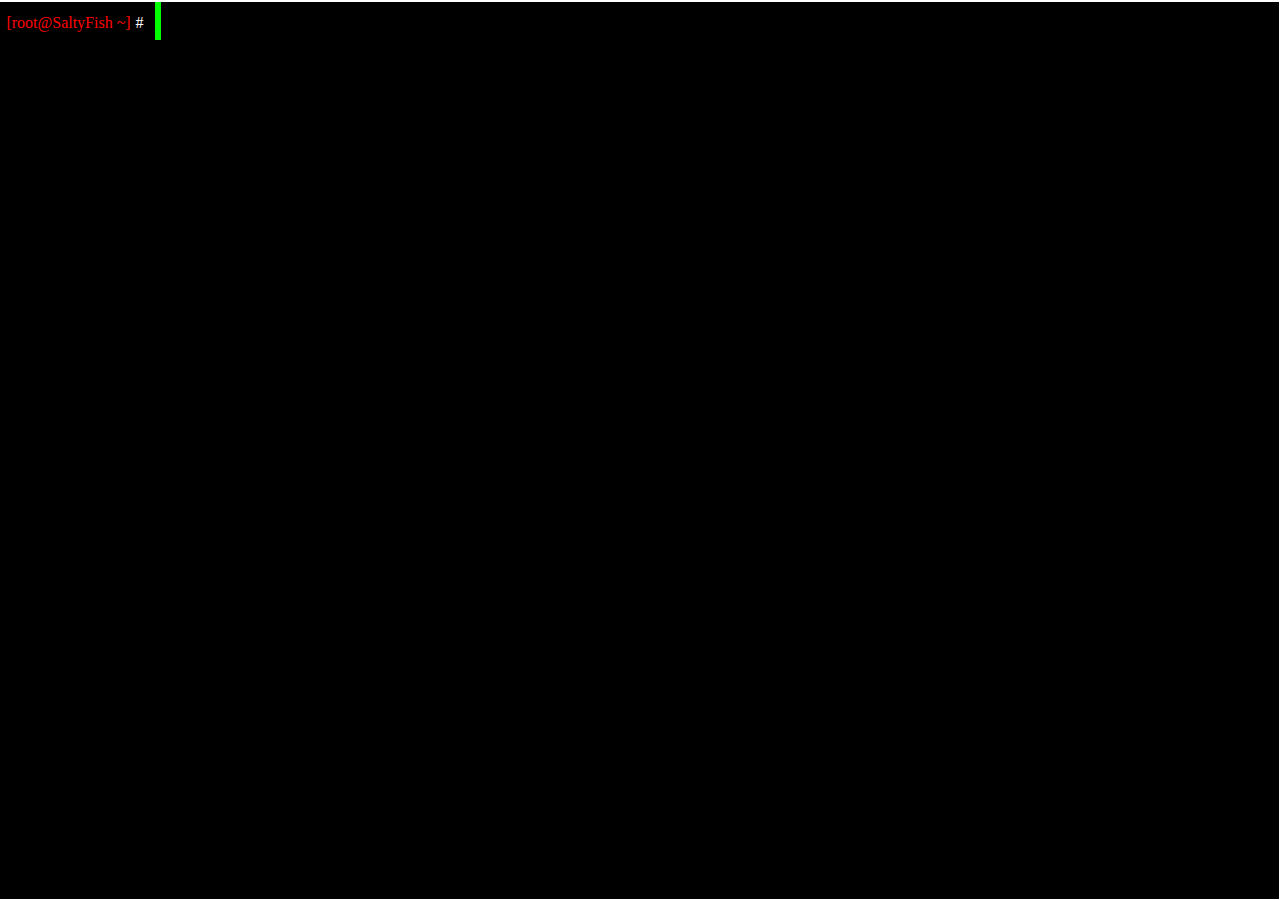
<file: index.html>
<!DOCTYPE html>
<html>
	<head>
		<meta charset="utf-8">
		<title>Administrator</title>
		<link rel="stylesheet" type="text/css" href="static/css/main.css"/>
		<link rel="stylesheet" type="text/css"
			href="https://cdnjs.cloudflare.com/ajax/libs/font-awesome/4.7.0/css/font-awesome.min.css" />
	</head>
	<body>
		<!-- Creator-SaltyFish -->
		<!-- QQ3121713453 -->
		<div class="img"></div>
		<div class="container">
			<div class="row name1">
				<span class="front">[root@SaltyFish ~]</span>
				<div class="font-public ">#</div>
				<div class="text font-public"> pwd
					<span class="end"></span>
				</div>
			</div>
			<div class="default1 row">
				<div class="font-public ">/root</div>
			</div>

			<div class="default1 row name2">
				<span class="front">[root@SaltyFish ~]</span>
				<div class="font-public ">#</div>
				<div class="text font-public"> mkdir XianYv
					<span class="end"></span>
				</div>
			</div>
			<div class="default2 row name3">
				<span class="front">[root@SaltyFish ~]</span>
				<div class="font-public ">#</div>
				<div class="text font-public"> cd XianYv/
					<span class="end"></span>
				</div>
			</div>
			<!-- style="flex-wrap: wrap;" -->
			<div class="default3 row name4">
				<span class="front">[root@SaltyFish XianYv]</span>
				<div class="font-public ">#</div>
				<div class="text font-public"> git clone https://github.com/SaltyFish0/SaltyFish-blogs.github.io
					<span class="end"></span>
				</div>
			</div>
			<div class="default4 row name5">
				<span class="front">[root@SaltyFish XianYv]</span>
				<div class="font-public ">#</div>
				<div class="text font-public"> cd SaltyFish-blogs.github.io/
					<span class="end"></span>
				</div>
			</div>
			<div class="default5 row name6">
				<span class="front">[root@SaltyFish docs]</span>
				<div class="font-public ">#</div>
				<div class="text font-public"> ls
					<span class="end"></span>
				</div>
			</div>
		</div>

		<nav class="welcome">
			<div>
				<a href="./home/home.html">🐟</a>
			</div>
		</nav>
		
		<script src="static/js/main.js" type="text/javascript" charset="utf-8"></script>
	</body>
</html>
</file>
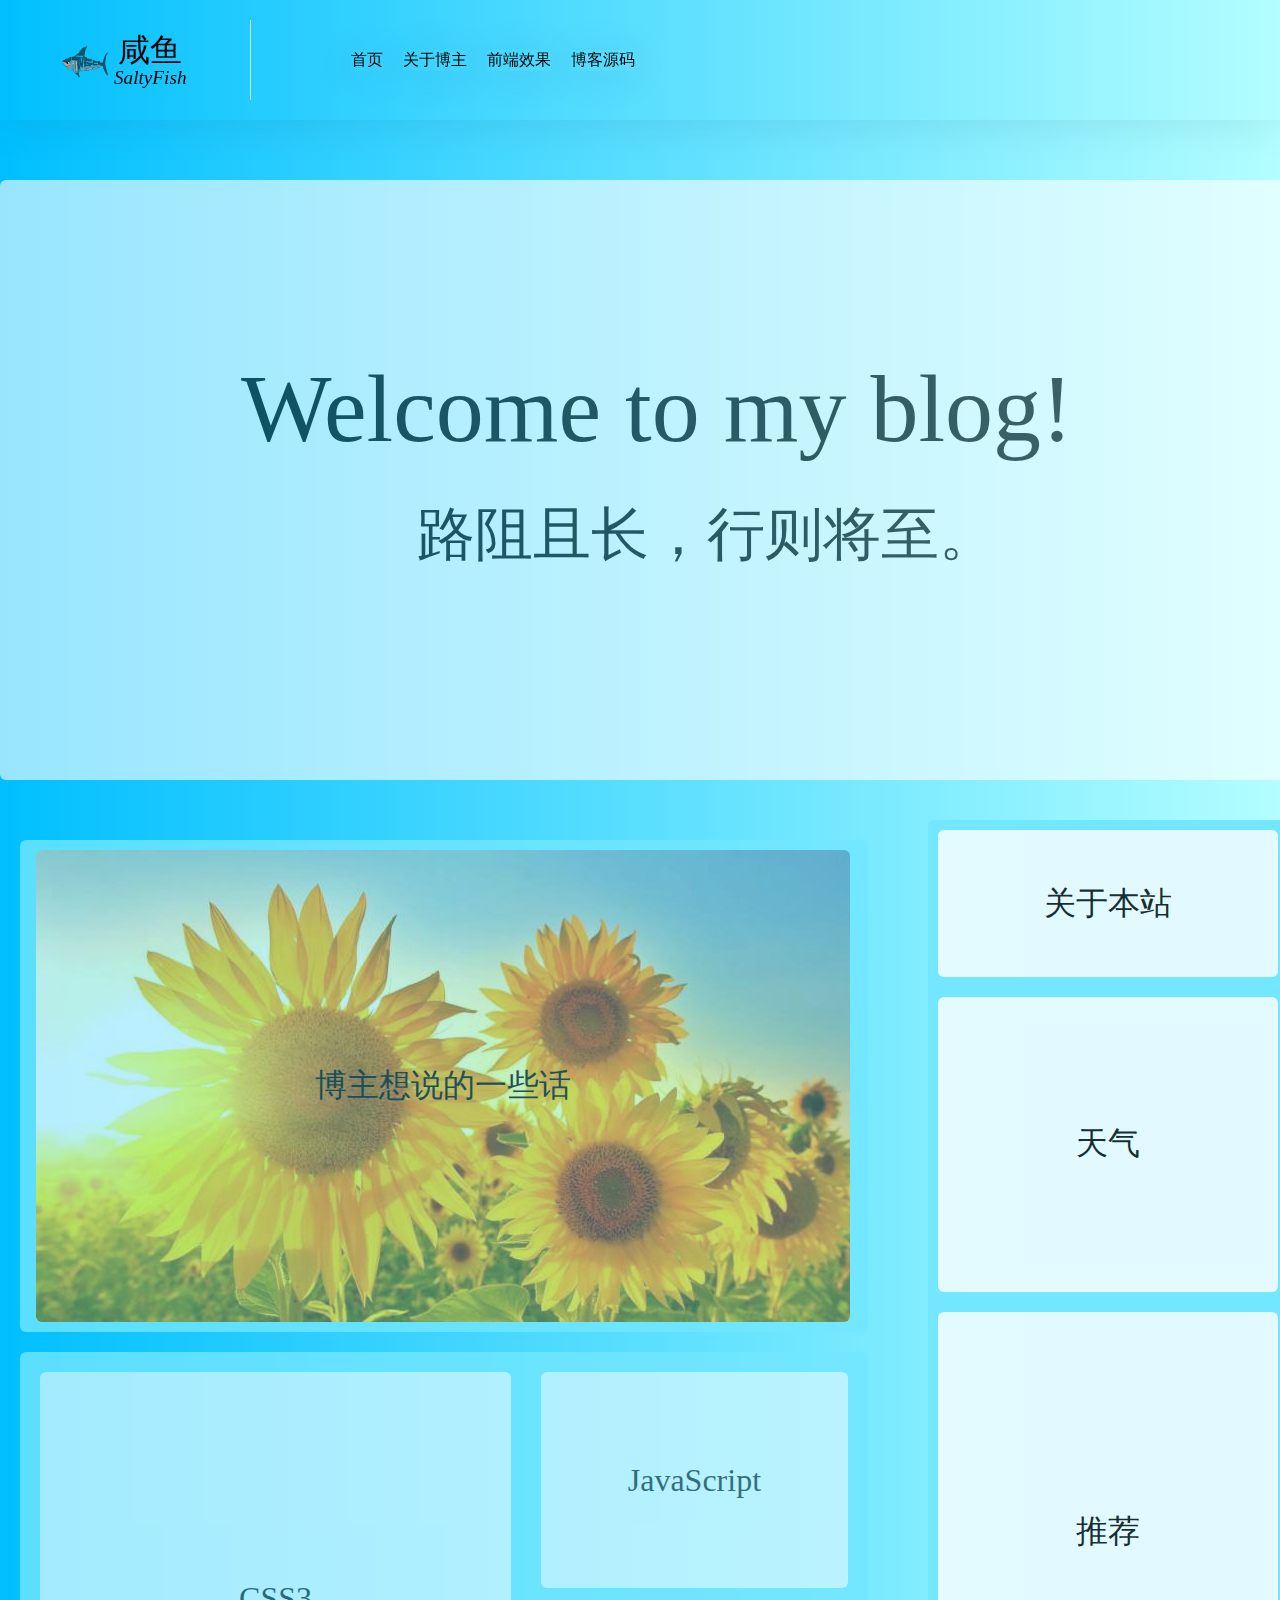
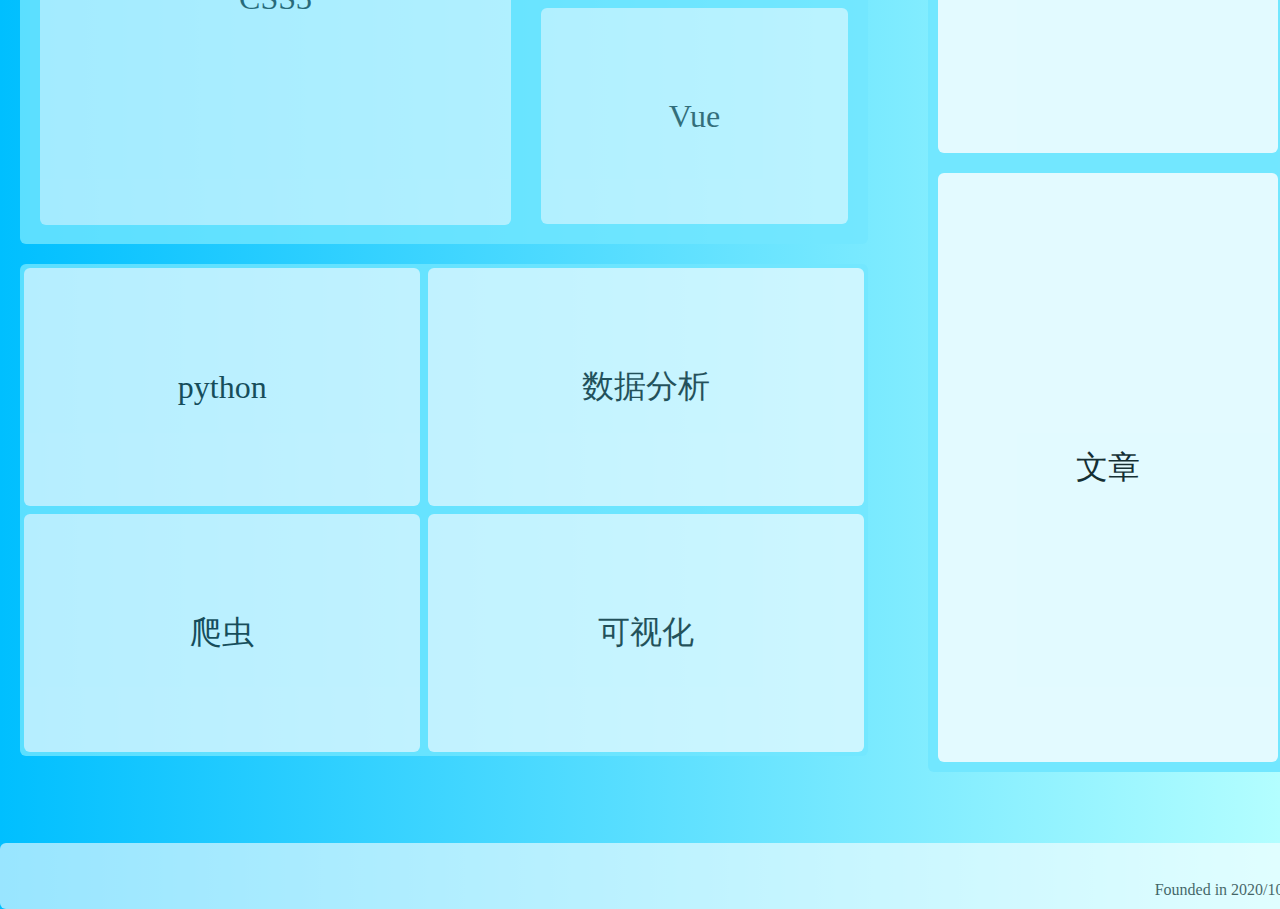
<file: home/home.html>
<!DOCTYPE html>
<html>

	<head>
		<!-- </> {JS} #CSS -->
		<meta charset="utf-8">
		<title>董同学的Blogs</title>
		<link rel="stylesheet" type="text/css" href="css/main.css" />
		<link rel="icon" type="" href="../src/img/sfz.png" />
		<link rel="stylesheet" href="https://cdnjs.cloudflare.com/ajax/libs/font-awesome/4.7.0/css/font-awesome.min.css"
			integrity="sha512-SfTiTlX6kk+qitfevl/7LibUOeJWlt9rbyDn92a1DqWOw9vWG2MFoays0sgObmWazO5BQPiFucnnEAjpAB+/Sw=="
			crossorigin="anonymous" referrerpolicy="no-referrer" />
		<meta http-equiv="X-UA-Compatible" content="IE=edge">
		<meta name="viewport" content="width=device-width, initial-scale=1.0">
	</head>
	<!--  -->
	<body>
		<!-- pc端 -->
		<div class="container">
			<header>
				<nav>
					<h1 class="logo">
						<p>咸鱼</p>
					</h1>
					<div class="win">

					</div>
					<ul>
						<li><a href="#">首页</a></li>
						<li><a href="./subhome/introduce-page/introduce.html" target="_blank">关于博主</a></li>
						<li><a href="./subhome/result-page/result.html">前端效果</a></li>
						<li><a href="https://github.com/SaltyFish0/SaltyFish-blogs.github.io" target="_blank">博客源码</a></li>
					</ul>
				</nav>
			</header>
			<div class="slideshow">
				<h1>Welcome to my blog!</h1>
				<div class="img"></div>
			</div>
			<main>
				<!-- 1314  788.4 768.4    526.6  506.6-->
				<article>
					<div class="a-row-1">
						<div>
							<a href="https://www.mubucm.com/doc/2Qu1dVZ2qpf" target="_blank">博主想说的一些话</a>
						</div>
					</div>
					<div class="a-row-2">
						<div>
							<div>
								<a href="https://github.com/SaltyFish0/Learn-CSS" target="_blank">CSS3</a>
							</div>
						</div>
						<div>
							<div>
								<a href="https://github.com/SaltyFish0/Learn-JavaScript" target="_blank">JavaScript</a>
							</div>
							<div>
								<a href="https://github.com/SaltyFish0/Learn-Vue" target="_blank">Vue</a>
							</div>
						</div>
					</div>
					<div class="a-row-3">
						<div>
							<a href="https://github.com/SaltyFish0/Learn-BigData/tree/main/Python"
								target="_blank">python</a>
						</div>
						<div>
							<a href="https://github.com/SaltyFish0/Learn-BigData/tree/main/%E7%88%AC%E8%99%AB"
								target="_blank">爬虫</a>
						</div>
						<div>
							<a href="https://github.com/SaltyFish0/Learn-BigData/tree/main/%E6%95%B0%E6%8D%AE%E5%88%86%E6%9E%90"
								target="_blank">数据分析</a>
						</div>
						<div>
							<a href="https://github.com/SaltyFish0/Learn-BigData/tree/main/%E5%8F%AF%E8%A7%86%E5%8C%96"
								target="_blank">可视化</a>
						</div>
					</div>
				</article>

				<section>
					<div>
						<a href="https://www.mubucm.com/doc/2Qu1dVZ2qpf" target="_blank">关于本站</a>
					</div>
					<div>
						<a href="https://www.mubucm.com/doc/2Qu1dVZ2qpf" target="_blank">天气</a>
					</div>
					<div>
						<a href="https://www.mubucm.com/doc/2Qu1dVZ2qpf" target="_blank">推荐</a>
					</div>
					<div>
						<a href="https://www.mubucm.com/doc/2Qu1dVZ2qpf" target="_blank">文章</a>
					</div>
				</section>
			</main>

			<footer>
				<p>Founded in 2020/10/19</p>
			</footer>
		</div>
		<script src="js/main - 副本.js"></script>
	</body>

</html>
</file>
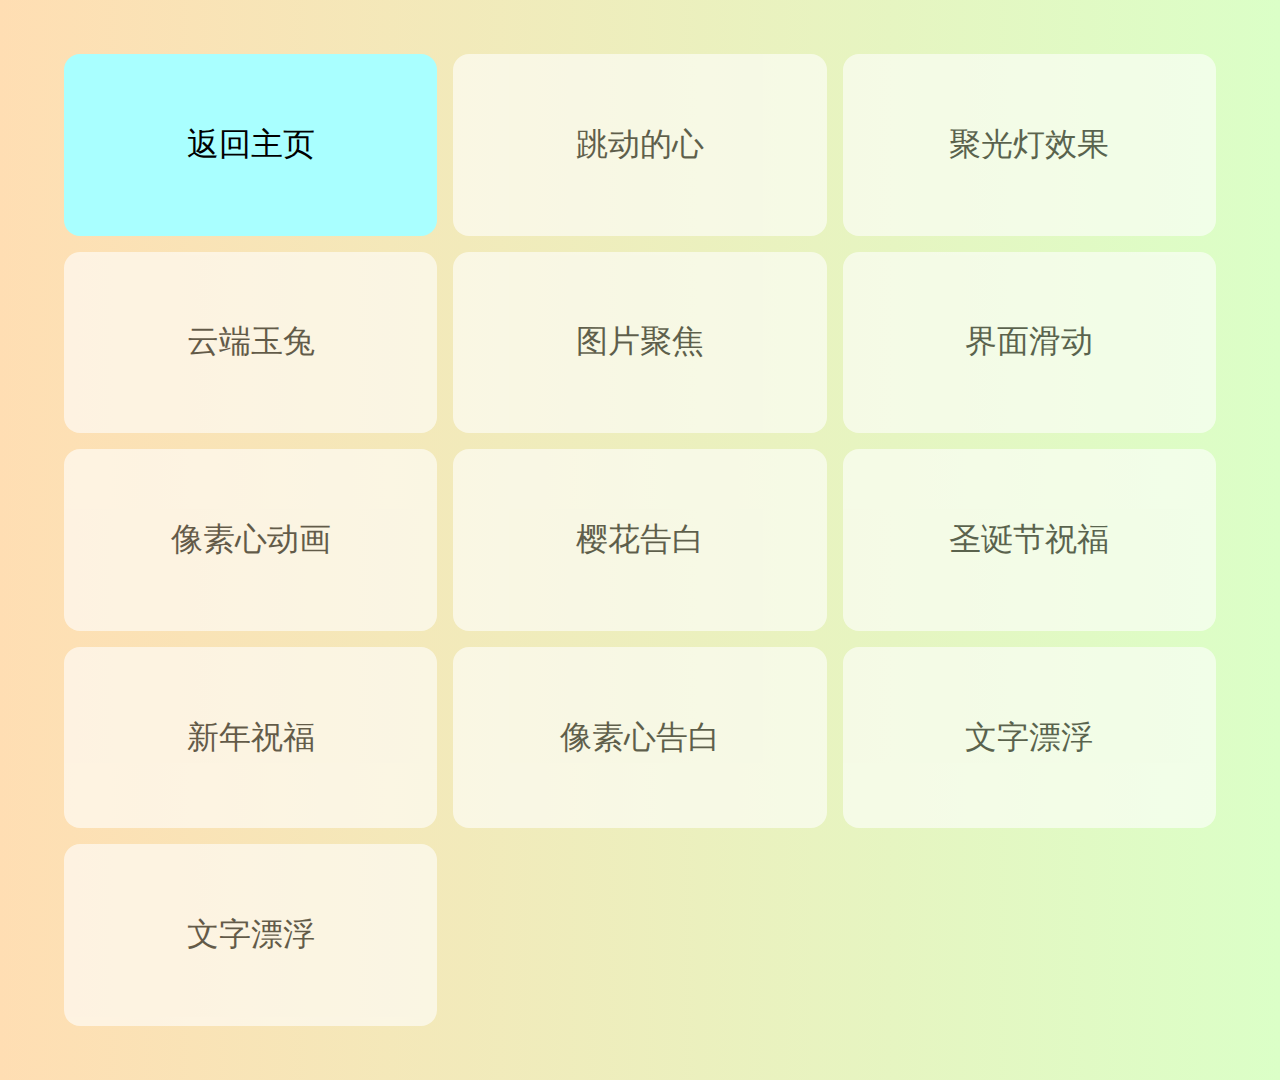
<file: home/subhome/result-page/result.html>
<!DOCTYPE html>
<html>
	<head>
		<meta charset="utf-8">
		<title></title>
		<style type="text/css">
			*{
				margin: 0;
				padding: 0;
				list-style: none;
				text-decoration: none;
				color:#000;
				user-select: none;
			}
			body{
				width: 100vw;
				height: 120vh;
				background-image: linear-gradient(90deg, rgb(255, 222, 179), rgb(219, 255, 199)); 
				display: flex;
				justify-content: center;
				align-items: center;
			}
			main{
				width: 90%;
				height: 90%;
				display: grid;
				grid-template-columns:repeat(3,1fr);
				gap: 1em;
			}
			main div:nth-child(1){
				background: #a9ffff;
				opacity: 1;
			}
			main div{
				display: flex;
				justify-content: center;
				align-items: center;
				background: #FFF;
				border-radius: 16px;
				opacity: .6;
			}
			
			main div a{
				font-weight: 200;
				font-size: 2em;
			}
		</style>
	</head>
	<body>
		<main>
			<div><a href="../../home.html" target="_blank">返回主页</a></div>
			<div><a href="../bilibili-demo/1-跳动的心/1-跳动的心.html" target="_blank">跳动的心</a></div>
			<div><a href="../bilibili-demo/2-聚光灯/2-聚光灯效果.html" target="_blank">聚光灯效果</a></div>
			<div><a href="../bilibili-demo/3-云端玉兔/index.html" target="_blank">云端玉兔</a></div>
			<div><a href="../bilibili-demo/4-图片显示效果/index.html" target="_blank">图片聚焦</a></div>
			<div><a href="../bilibili-demo/5-界面滑动/introduce.html" target="_blank">界面滑动</a></div>
			<div><a href="../bilibili-demo/6-像素心/index.html" target="_blank">像素心动画</a></div>
			<div><a href="../bilibili-demo/n-樱花漂浮/sakura.html" target="_blank">樱花告白</a></div>
			<div><a href="../bilibili-demo/n-圣诞节祝福/Christmas.html" target="_blank">圣诞节祝福</a></div>
			<div><a href="../bilibili-demo/n-新年祝福/fireworks.html" target="_blank">新年祝福</a></div>
			<div><a href="../bilibili-demo/n-像素心告白/heart.html" target="_blank">像素心告白</a></div>
			<div><a href="../bilibili-demo/n-文字漂浮/contact.html" target="_blank">文字漂浮</a></div>
			<div><a href="../bilibili-demo/n-文字漂浮/contact.html" target="_blank">文字漂浮</a></div>
		</main>
	</body>
</html>
</file>
<file: static/css/main.css>
/* Creator-SaltyFish*/
* {
	line-height: none;
	text-decoration: none;
	margin: 0;
	padding: 0;
	user-select: none;
}

body {}

.container {
	width: 99.9vw;
	height: 99.7vh;
	background: #000;
	/* 14s */
	/* animation: change-container 1s forwards 14s; */
}

.row {
	margin-top: 2px;
	width: 100%;
	height: 42px;
	display: flex;

}

.row div:nth-child(2) {
	margin: 0 .3em;
}

.font-public {
	margin-left: .4em;
	line-height: 42px;
	color: #FFF;
	font-size: 1em;
}

.front {
	margin-left: .4em;
	line-height: 42px;
	color: #FF0000;
	font-size: 1em;
}

.text {
	position: relative;
}

.end {
	position: absolute;
	top: 0;
	left: 0;
	display: block;
	width: 100%;
	height: 38px;
	border-left: 6px solid #00FF00;
	background: #000;


}

.name1 .end {
	animation:
		change-t .5s steps(3, start) forwards 1s;
}

.name2 .end {
	animation:
		change-t 2s steps(12, start) forwards 3s;
}

.name3 .end {
	animation:
		change-t 1.6s steps(10, start) forwards 6s;
}

.name4 .end {
	animation:
		change-t 4s steps(50, start) forwards 8s;
}

.name5 .end {
	animation:
		change-t 1.2s steps(8, start) forwards 13s;
}

.name6 .end {
	animation:
		change-t .3s steps(2, start) forwards 14.7s;
}

[class^="default"] {
	transform: scale(0);
}

.default1 {
	animation: default-d 1s steps(1, start) forwards 2s;
}

.default2 {
	animation: default-d 1s steps(1, start) forwards 5.3s;
}

.default3 {
	animation: default-d 1s steps(1, start) forwards 7.5s;
}

.default4 {
	animation: default-d 1s steps(1, start) forwards 12.5s;
}

.default5 {
	animation: default-d 1s steps(1, start) forwards 14.3s;
}

@keyframes change-t {

	0%,
	10%,
	20%,
	30%,
	40%,
	50%,
	60%,
	70%,
	80%,
	90% {
		border-left: 6px solid #00FF00;
	}

	100% {
		border-left: none;
		transform: translateX(100%);
	}
}

@keyframes change-container {
	100% {
		/* transform: scale(0); */
		/* transform-origin: left center; */
	}
}

@keyframes change-welcome {
	100% {
		transform: scale(1);
		/* transform-origin: right center; */
		/* opacity: 1; */
	}
}

@keyframes default-d {
	100% {
		transform: scale(1);
	}
}



.welcome {
	/* 17s */
	animation: change-welcome 1s forwards 15s;

	position: absolute;
	top: 0;
	left: 0;
	width: 100%;
	height: 100%;
	transform: scale(0);
	display: flex;
	justify-content: center;
	align-items: center;
	background-image: linear-gradient(90deg, rgb(0, 191, 255), rgb(179, 254, 255));

}
.welcome div{
	width: 250px;
	height: 250px;
	/* background: #fff; */
	font-size: 10em;
	line-height: 250px;
	text-align: center;
}
</file>
<file: home/css/main.css>
@import url("public.css");

/* 大于1300px时使用 */
@import url("big/big.css") only screen and (min-width:780px);
@import url("small-x/small-x.css") only screen and (max-width:780px);
</file>
